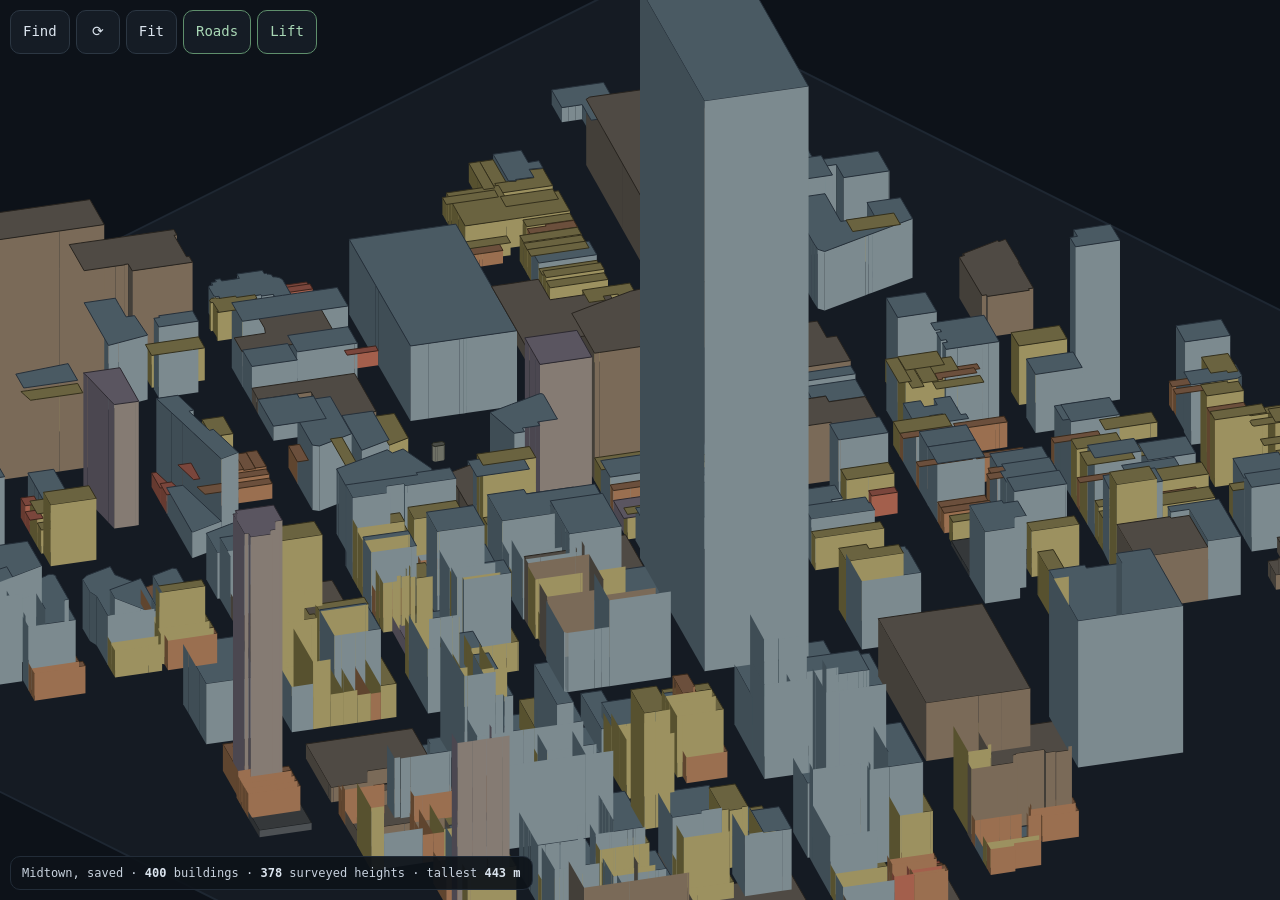
<file: prototype/iso.html>
<!doctype html>
<html lang="en">
<head>
<meta charset="utf-8">
<meta name="viewport" content="width=device-width, initial-scale=1, maximum-scale=1, user-scalable=no">
<title>Plugsim · isometric prototype</title>
<style>
  :root { color-scheme: dark; --pad: 10px; }
  * { box-sizing: border-box; -webkit-tap-highlight-color: transparent; }
  html, body { margin: 0; height: 100%; overflow: hidden; background: #0b0e13;
    font: 14px/1.4 ui-monospace, Menlo, Consolas, monospace; color: #c8d2de;
    -webkit-text-size-adjust: 100%; }
  #view { display: block; width: 100vw; height: 100vh; touch-action: none; cursor: grab; }
  #view.drag { cursor: grabbing; }

  /* Everything floats over the map and hugs the safe area, because on a phone
     the top of the screen is a notch and the bottom is a home indicator. */
  .bar { position: fixed; z-index: 5; display: flex; gap: 6px;
    left: max(var(--pad), env(safe-area-inset-left));
    right: max(var(--pad), env(safe-area-inset-right));
    top: calc(var(--pad) + env(safe-area-inset-top)); }
  .bar > * { flex: 0 0 auto; }

  button, input { font: inherit; color: #dbe4ee; background: #151c25;
    border: 1px solid #2c3743; border-radius: 10px; }
  /* 44px, which is the smallest thing a thumb reliably hits. */
  button { min-height: 44px; min-width: 44px; padding: 0 12px; }
  button:active { background: #232d3a; }
  button.on { border-color: #5f8f6c; color: #a9d8b6; }
  #q { flex: 1 1 auto; min-width: 0; height: 44px; padding: 0 12px; }

  /* The search collapses to a single button until it is wanted. A phone has
     room for the map or for a text field, not both. */
  .bar.closed #q, .bar.closed #go { display: none; }
  .bar:not(.closed) #find, .bar:not(.closed) #turn,
  .bar:not(.closed) #roads, .bar:not(.closed) #lift, .bar:not(.closed) #fit { display: none; }

  .note { position: fixed; z-index: 5; pointer-events: none;
    left: max(var(--pad), env(safe-area-inset-left));
    right: max(var(--pad), env(safe-area-inset-right));
    bottom: calc(var(--pad) + env(safe-area-inset-bottom)); }
  .note b { color: #dbe4ee; font-weight: 600; }
  .pill { background: rgba(14,19,26,.92); border: 1px solid #222c38; border-radius: 10px;
    padding: 8px 11px; display: inline-block; font-size: 12px; line-height: 1.35;
    max-width: 100%; }

  @media (max-width: 520px) {
    .bar { flex-wrap: nowrap; }
    button { padding: 0 10px; }
  }
</style>
</head>
<body>
<canvas id="view"></canvas>

<div class="bar closed" id="bar">
  <button id="find" title="Search somewhere">Find</button>
  <button id="turn" title="Turn the camera">⟳</button>
  <button id="fit" title="See the whole survey">Fit</button>
  <button id="roads" class="on" title="Roads">Roads</button>
  <button id="lift" class="on" title="Exaggerate short buildings">Lift</button>
  <input id="q" placeholder="a city, a street, anywhere" value="Empire State Building, New York">
  <button id="go">Go</button>
</div>

<div class="note"><span class="pill" id="status">Drag to pan · pinch to zoom · tap a building</span></div>

<script type="module">
import { geocode, fetchBuildings } from '../src/game/geo.js';
import { classify, polygonAreaM2, heightMetresOf } from '../src/game/lots.js';
import {
  sceneFaces, fitCamera, frameOn, toScreen, toWorld, heightMetres, groundQuad,
} from '../src/ui/isoart.js';

const cv = document.getElementById('view');
const ctx = cv.getContext('2d', { alpha: false });
const statusEl = document.getElementById('status');
const say = (m) => { statusEl.innerHTML = m; };

let lots = [], roads = [], origin = null;
let cam = { scale: 1, ox: 0, oy: 0, turn: 0, lift: true };
let faces = [], picked = null;
let showRoads = true;

// --- the canvas -------------------------------------------------------------
//
// Canvas rather than SVG because a survey is a couple of thousand buildings and
// three faces each, and eight thousand DOM nodes is not something a phone will
// carry. Rather than WebGL because there is no build step here and a map does
// not need sixty frames a second — it needs to be right when it stops moving.

function resize() {
  const dpr = Math.min(window.devicePixelRatio || 1, 2);
  cv.width = Math.round(innerWidth * dpr);
  cv.height = Math.round(innerHeight * dpr);
  cv.style.width = innerWidth + 'px';
  cv.style.height = innerHeight + 'px';
  ctx.setTransform(1, 0, 0, 1, 0, 0);
  // Rebuild, not just repaint: the cull box IS the viewport, so a rotation
  // from portrait to landscape changes what is in it.
  render();
}

/**
 * Cull, then sort, then fill.
 *
 * Culling first is the whole budget: at a normal zoom most of a surveyed
 * district is off screen, and a face that is off screen costs nothing to skip
 * and a real amount to sort and fill.
 */
function build() {
  if (!lots.length) { faces = []; return; }
  const pad = 200;
  const all = sceneFaces(lots, origin, cam, (l) => ({
    owned: l === picked,
  }));
  faces = all.filter((f) => {
    let minX = Infinity, maxX = -Infinity, minY = Infinity, maxY = -Infinity;
    for (const p of f.points) {
      if (p.sx < minX) minX = p.sx; if (p.sx > maxX) maxX = p.sx;
      if (p.sy < minY) minY = p.sy; if (p.sy > maxY) maxY = p.sy;
    }
    // CSS pixels, not device pixels. The faces are projected in CSS pixels
    // because the camera offsets come from pointer coordinates, and culling
    // them against cv.width on a retina screen makes the box twice too wide —
    // which costs fill time for faces nobody can see.
    return maxX > -pad && minX < innerWidth + pad && maxY > -pad && minY < innerHeight + pad;
  });
}

function drawGround() {
  const q = groundQuad(lots, origin, cam);
  if (!q) return;
  ctx.beginPath();
  ctx.moveTo(q[0].sx, q[0].sy);
  for (let i = 1; i < 4; i++) ctx.lineTo(q[i].sx, q[i].sy);
  ctx.closePath();
  ctx.fillStyle = '#151b23';
  ctx.fill();
  ctx.strokeStyle = '#1e2732';
  ctx.lineWidth = 2;
  ctx.stroke();
}

function drawRoads() {
  if (!showRoads || !roads.length) return;
  ctx.lineCap = 'round';
  ctx.lineJoin = 'round';
  for (const r of roads) {
    const w = Math.max(1.5, r.width * cam.scale);
    ctx.beginPath();
    for (let i = 0; i < r.pts.length; i++) {
      const s = toScreen(r.pts[i].x, r.pts[i].y, 0, cam);
      if (i) ctx.lineTo(s.sx, s.sy); else ctx.moveTo(s.sx, s.sy);
    }
    ctx.strokeStyle = '#1b222b';
    ctx.lineWidth = w + 3;
    ctx.stroke();
    ctx.strokeStyle = r.fill;
    ctx.lineWidth = w;
    ctx.stroke();
  }
}

function draw() {
  const dpr = Math.min(window.devicePixelRatio || 1, 2);
  ctx.setTransform(dpr, 0, 0, dpr, 0, 0);
  ctx.fillStyle = '#0d1219';
  ctx.fillRect(0, 0, innerWidth, innerHeight);
  if (lots.length) drawGround();
  drawRoads();
  for (const f of faces) {
    ctx.beginPath();
    ctx.moveTo(f.points[0].sx, f.points[0].sy);
    for (let i = 1; i < f.points.length; i++) ctx.lineTo(f.points[i].sx, f.points[i].sy);
    ctx.closePath();
    ctx.fillStyle = f.fill;
    ctx.fill();
    if (f.stroke && cam.scale > 0.6) {
      ctx.strokeStyle = f.stroke;
      ctx.lineWidth = 1;
      ctx.stroke();
    }
  }
}

const render = () => { build(); draw(); };

// --- pan, zoom, turn --------------------------------------------------------

let drag = null, pinch = null;
cv.addEventListener('pointerdown', (e) => {
  cv.setPointerCapture(e.pointerId);
  drag = { id: e.pointerId, x: e.clientX, y: e.clientY, ox: cam.ox, oy: cam.oy, moved: 0 };
  cv.classList.add('drag');
});
cv.addEventListener('pointermove', (e) => {
  if (!drag || e.pointerId !== drag.id) return;
  const dx = e.clientX - drag.x, dy = e.clientY - drag.y;
  drag.moved = Math.max(drag.moved, Math.abs(dx) + Math.abs(dy));
  cam.ox = drag.ox + dx;
  cam.oy = drag.oy + dy;
  render();
});
cv.addEventListener('pointerup', (e) => {
  cv.classList.remove('drag');
  if (drag && drag.moved < 5) pick(e.clientX, e.clientY);
  drag = null;
});
cv.addEventListener('pointercancel', () => { drag = null; cv.classList.remove('drag'); });

function zoomAt(cx, cy, factor) {
  const k = Math.max(0.05, Math.min(30, cam.scale * factor)) / cam.scale;
  cam.ox = cx - (cx - cam.ox) * k;
  cam.oy = cy - (cy - cam.oy) * k;
  cam.scale *= k;
  render();
}
cv.addEventListener('wheel', (e) => {
  e.preventDefault();
  zoomAt(e.clientX, e.clientY, Math.exp(-e.deltaY * 0.0016));
}, { passive: false });

// Pinch, because this is meant to be looked at on a phone.
const touches = new Map();
cv.addEventListener('touchstart', (e) => {
  for (const t of e.changedTouches) touches.set(t.identifier, t);
  if (touches.size === 2) {
    const [a, b] = [...touches.values()];
    pinch = { d: Math.hypot(a.clientX - b.clientX, a.clientY - b.clientY) };
    drag = null;
  }
}, { passive: true });
cv.addEventListener('touchmove', (e) => {
  for (const t of e.changedTouches) if (touches.has(t.identifier)) touches.set(t.identifier, t);
  if (pinch && touches.size === 2) {
    e.preventDefault();
    const [a, b] = [...touches.values()];
    const d = Math.hypot(a.clientX - b.clientX, a.clientY - b.clientY);
    zoomAt((a.clientX + b.clientX) / 2, (a.clientY + b.clientY) / 2, d / pinch.d);
    pinch.d = d;
  }
}, { passive: false });
const endTouch = (e) => {
  for (const t of e.changedTouches) touches.delete(t.identifier);
  if (touches.size < 2) pinch = null;
};
cv.addEventListener('touchend', endTouch, { passive: true });
cv.addEventListener('touchcancel', endTouch, { passive: true });

/**
 * What did they tap?
 *
 * Tested against the ROOF polygons only, nearest first. A wall belongs to the
 * building whose roof is above it, and the roof is what a finger is aimed at.
 */
function pick(cx, cy) {
  for (let i = faces.length - 1; i >= 0; i--) {
    const f = faces[i];
    if (f.kind !== 'roof' || !inside(cx, cy, f.points)) continue;
    picked = f.lot || null;
    render();
    const h = picked ? heightMetres(picked) : 0;
    say(picked
      ? `<b>${picked.tags.name || picked.kind}</b> · ${Math.round(picked.areaM2)} m²`
        + ` · ${h.toFixed(h < 20 ? 1 : 0)} m`
        + (picked.tags.height ? ' <i>surveyed</i>' : ' <i>from levels</i>')
      : 'Nothing there.');
    return;
  }
  picked = null; render(); say('Nothing there.');
}
function inside(x, y, pts) {
  let hit = false;
  for (let i = 0, j = pts.length - 1; i < pts.length; j = i++) {
    const a = pts[i], b = pts[j];
    if ((a.sy > y) !== (b.sy > y)
      && x < ((b.sx - a.sx) * (y - a.sy)) / (b.sy - a.sy) + a.sx) hit = !hit;
  }
  return hit;
}

// --- the survey -------------------------------------------------------------

const ROAD_STYLE = {
  motorway: { width: 22, fill: '#3a3f47' }, trunk: { width: 19, fill: '#373c44' },
  primary: { width: 17, fill: '#343942' }, secondary: { width: 14, fill: '#31363e' },
  tertiary: { width: 12, fill: '#2e333b' }, residential: { width: 9, fill: '#2b3038' },
  unclassified: { width: 9, fill: '#2b3038' }, service: { width: 5, fill: '#262b32' },
  living_street: { width: 8, fill: '#2b3038' }, pedestrian: { width: 6, fill: '#282d34' },
  footway: { width: 2.5, fill: '#242930' },
};

/** Turn raw Overpass ways into the shape the renderer wants. */
function adopt(ways) {
  lots = [];
  for (const w of ways) {
    const g = w.geometry;
    if (!g || g.length < 3) continue;
    const polygon = g.map((p) => ({ lat: p.lat, lng: p.lon }));
    const areaM2 = polygonAreaM2(polygon);
    if (areaM2 < 12) continue;
    const tags = w.tags || {};
    lots.push({
      id: 'W' + w.id, polygon, tags, areaM2,
      kind: tags.amenity === 'parking' ? 'parking' : classify(tags, areaM2),
      levels: parseInt(tags['building:levels'], 10) || null,
      heightM: heightMetresOf(tags),
    });
  }
}

/**
 * How much ground to show on first sight.
 *
 * A phone gets a street; a desktop gets a few blocks. Fitting the whole survey
 * — which is what this used to do — is decided by the width of an isometric
 * diamond against the width of a portrait screen, and leaves a postage stamp
 * of city in the middle of a black page.
 */
const firstLook = () => (Math.min(innerWidth, innerHeight) < 520 ? 430 : 700);

function frame(label) {
  cam = {
    ...frameOn(origin, origin, {
      width: innerWidth, height: innerHeight, metresAcross: firstLook(),
      groundAt: 0.62,
    }),
    lift: cam.lift,
  };
  render();
  const withHeight = lots.filter((l) => l.heightM).length;
  const tallest = lots.reduce((m, l) => Math.max(m, heightMetres(l)), 0);
  say(`${label}<b>${lots.length}</b> buildings · <b>${withHeight}</b> surveyed heights `
    + `· tallest <b>${Math.round(tallest)} m</b>`);
}

/**
 * A saved survey, so this can be looked at without going back to Overpass.
 *
 * Overpass grants two query slots an IP and refuses outright when they are
 * busy, which is a poor way to find out whether your renderer works.
 */
async function sample() {
  say('Loading the saved survey…');
  const res = await fetch('./sample/midtown.json');
  const json = await res.json();
  const g = json.elements[0].geometry[0];
  origin = { lat: g.lat, lng: g.lon };
  adopt(json.elements);
  roads = [];
  frame('Midtown, saved · ');
}

async function survey(where) {
  say('Finding ' + where + '…');
  const place = await geocode(where);
  if (!place) return say('Nowhere by that name.');
  origin = { lat: place.lat, lng: place.lng };

  // Roughly 900m across, which is a neighbourhood you can read.
  const d = 0.0056, dx = d / Math.cos((origin.lat * Math.PI) / 180);
  const box = [origin.lat - d, origin.lng - dx, origin.lat + d, origin.lng + dx];

  say('Surveying ' + (place.label || where) + '…');
  const ways = await fetchBuildings(box[0], box[1], box[2], box[3], 2200,
    (n) => say(`Overpass busy — retry ${n}…`));

  adopt(ways);
  await surveyRoads(box);
  frame(`${place.label || where} · `);
}

async function surveyRoads(box) {
  const q = `[out:json][timeout:40];(way["highway"](${box.join(',')}););out geom 1600;`;
  try {
    const res = await fetch('https://overpass-api.de/api/interpreter', {
      method: 'POST', body: 'data=' + encodeURIComponent(q),
      headers: { 'Content-Type': 'application/x-www-form-urlencoded' },
    });
    const json = await res.json();
    roads = (json.elements || [])
      .filter((w) => w.geometry && w.geometry.length > 1)
      .map((w) => {
        const st = ROAD_STYLE[(w.tags || {}).highway] || null;
        if (!st) return null;
        return {
          width: st.width, fill: st.fill,
          pts: w.geometry.map((p) => toWorld({ lat: p.lat, lng: p.lon }, origin)),
        };
      })
      .filter(Boolean)
      // Big roads underneath, small ones on top, so a service road does not
      // paint a stripe across an avenue.
      .sort((a, b) => b.width - a.width);
  } catch { roads = []; }
}

// --- controls ---------------------------------------------------------------

const bar = document.getElementById('bar');
document.getElementById('find').onclick = () => {
  bar.classList.remove('closed');
  const q = document.getElementById('q');
  q.focus(); q.select();
};
const closeBar = () => bar.classList.add('closed');
document.getElementById('go').onclick = () => {
  closeBar();
  survey(document.getElementById('q').value);
};
document.getElementById('fit').onclick = () => {
  cam = { ...fitCamera(lots, origin, { width: innerWidth, height: innerHeight }), lift: cam.lift };
  render();
};
document.getElementById('q').onkeydown = (e) => {
  if (e.key === 'Enter') { e.target.blur(); closeBar(); survey(e.target.value); }
  if (e.key === 'Escape') { e.target.blur(); closeBar(); }
};
document.getElementById('turn').onclick = () => { cam.turn = (cam.turn + 1) & 3; render(); };
document.getElementById('roads').onclick = (e) => {
  showRoads = !showRoads;
  e.target.classList.toggle('on', showRoads);
  draw();
};
document.getElementById('lift').onclick = (e) => {
  cam.lift = !cam.lift;
  e.target.classList.toggle('on', cam.lift);
  render();
};
addEventListener('resize', resize);
addEventListener('orientationchange', () => setTimeout(resize, 120));
resize();
// Something on screen immediately. Overpass refuses when its two slots per IP
// are busy, and a black page is a poor first impression to hand somebody.
sample();

// Exposed so a check can drive this page the way it drives the game.
window.__iso = {
  get lots() { return lots; }, get cam() { return cam; },
  get faces() { return faces; }, get origin() { return origin; },
  get roads() { return roads; }, survey, sample, render, build,
  zoomAt, pick, turn: () => { cam.turn = (cam.turn + 1) & 3; render(); },
};
</script>
</body>
</html>
</file>
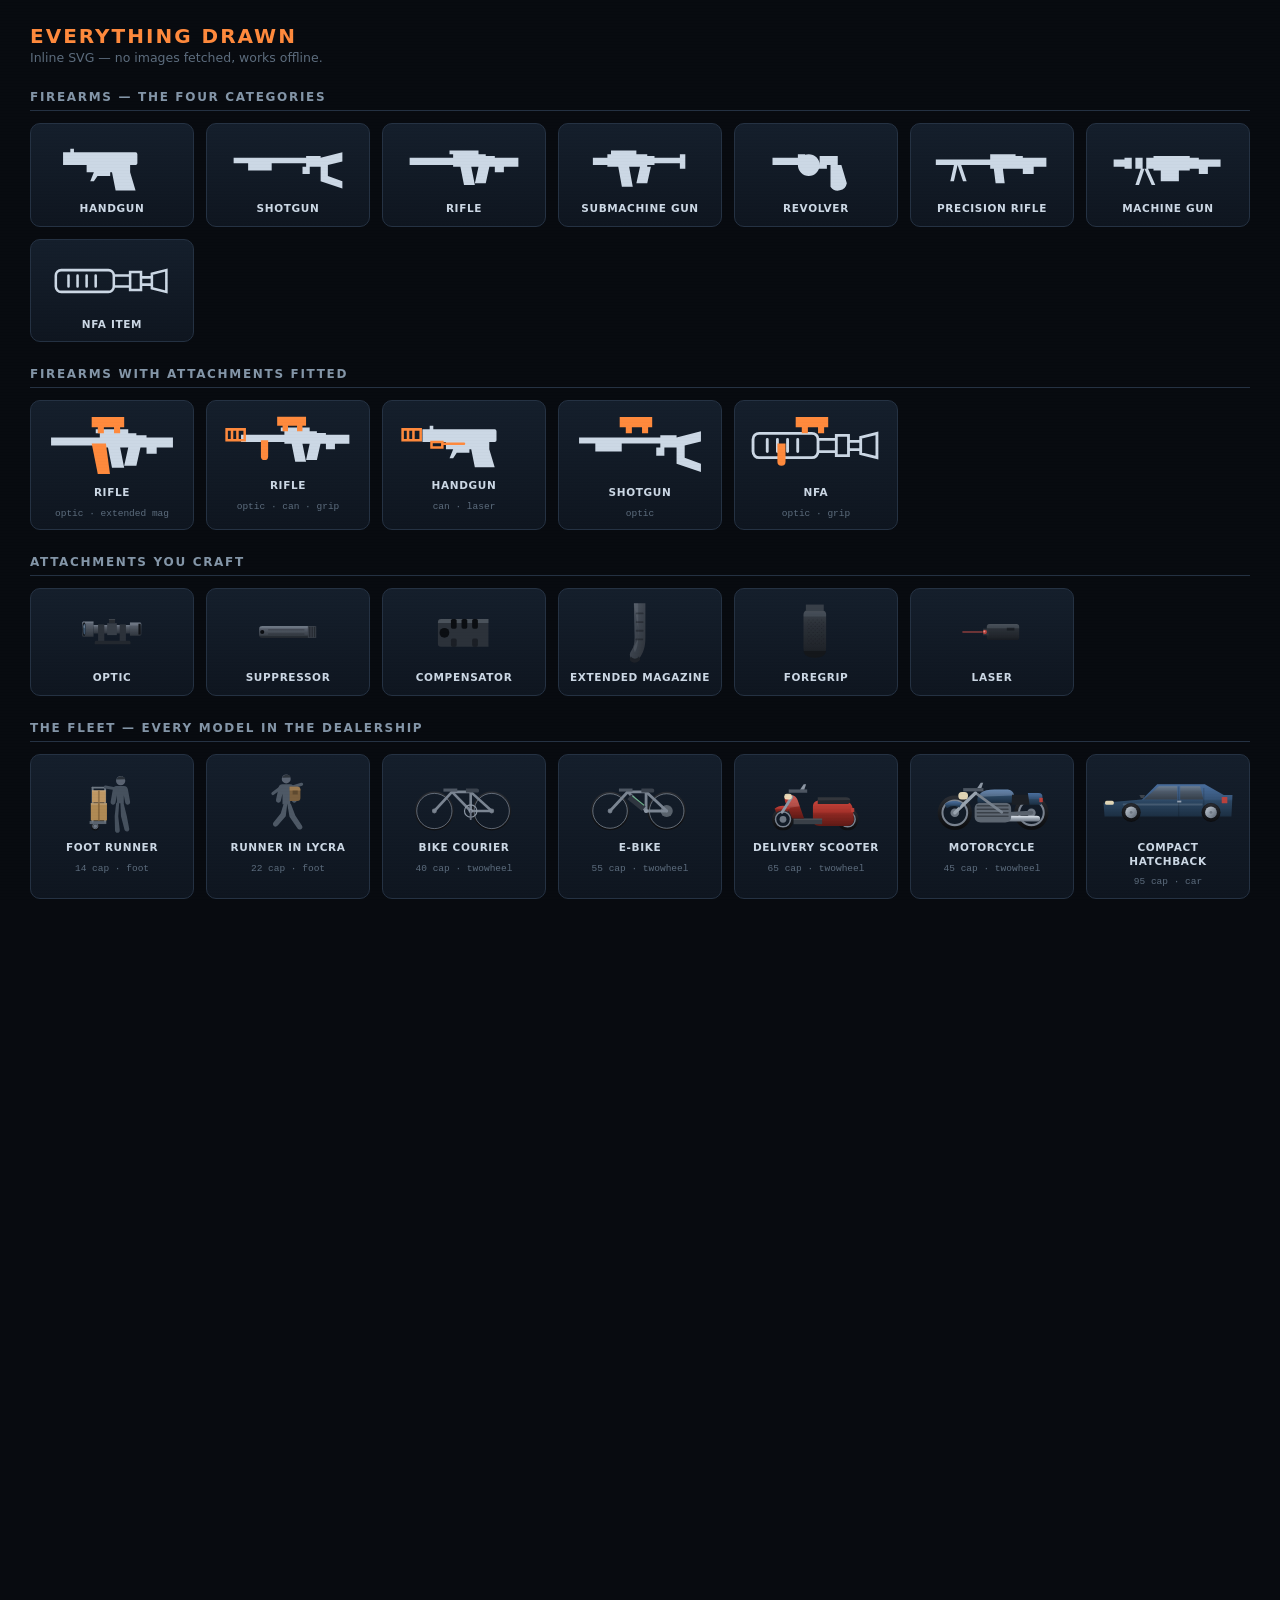
<file: tools/artsheet.html>
<!doctype html>
<meta charset="utf-8">
<title>Plugsim — everything drawn</title>
<link rel="stylesheet" href="../src/styles.css">
<style>
  body { background: var(--ground); color: var(--text); font-family: var(--font-body);
         margin: 0; padding: 26px 30px 40px; }
  h1 { font: 600 20px/1 var(--font-display); letter-spacing: .1em; text-transform: uppercase;
       color: var(--sodium); margin: 0 0 4px; }
  p.sub { color: var(--text-faint); margin: 0 0 26px; font-size: 12.5px; }
  h2 { font: 600 12px/1 var(--font-display); letter-spacing: .14em; text-transform: uppercase;
       color: var(--text-dim); margin: 26px 0 12px; padding-bottom: 7px;
       border-bottom: 1px solid var(--line); }
  .grid { display: grid; grid-template-columns: repeat(auto-fill, minmax(158px, 1fr)); gap: 12px; }
  .cell { background: linear-gradient(180deg, var(--panel-2), var(--panel));
          border: 1px solid var(--line); border-radius: 10px; padding: 12px 10px 10px;
          display: flex; flex-direction: column; align-items: center; gap: 8px; }
  .cell svg { display: block; }
  .nm { font: 600 10.5px/1.3 var(--font-display); letter-spacing: .06em;
        text-transform: uppercase; color: var(--text); text-align: center; }
  .sub2 { font: 500 9.5px/1.2 var(--font-mono); color: var(--text-faint); text-align: center; }
</style>
<h1>Everything drawn</h1>
<p class="sub">Inline SVG — no images fetched, works offline.</p>
<div id="out"></div>
<script type="module">
  import * as A from '../src/ui/art.js';
  import { COURIERS, COURIER_IDS, PRODUCTS, PRODUCT_IDS } from '../src/game/constants.js';

  const out = document.getElementById('out');
  const section = (title, cells) => {
    out.insertAdjacentHTML('beforeend',
      `<h2>${title}</h2><div class="grid">${cells.join('')}</div>`);
  };
  const cell = (art, name, sub) =>
    `<div class="cell">${art}<div class="nm">${name}</div>${sub ? `<div class="sub2">${sub}</div>` : ''}</div>`;

  section('Firearms — the four categories', A.GUN_IDS.map((id) =>
    cell(A.gunArt(id, { size: 116, color: 'var(--text)' }), A.GUN_ART[id].label)));

  section('Firearms with attachments fitted', [
    cell(A.gunWithAttachments('rifle', ['optic', 'extmag'], { size: 130, color: 'var(--text)', accent: 'var(--sodium)' }), 'Rifle', 'optic · extended mag'),
    cell(A.gunWithAttachments('rifle', ['optic', 'suppressor', 'foregrip'], { size: 130, color: 'var(--text)', accent: 'var(--sodium)' }), 'Rifle', 'optic · can · grip'),
    cell(A.gunWithAttachments('handgun', ['suppressor', 'laser'], { size: 130, color: 'var(--text)', accent: 'var(--sodium)' }), 'Handgun', 'can · laser'),
    cell(A.gunWithAttachments('shotgun', ['optic'], { size: 130, color: 'var(--text)', accent: 'var(--sodium)' }), 'Shotgun', 'optic'),
    cell(A.gunWithAttachments('nfa', ['optic', 'foregrip'], { size: 130, color: 'var(--text)', accent: 'var(--sodium)' }), 'NFA', 'optic · grip'),
  ]);

  section('Attachments you craft', A.ATTACHMENT_IDS.map((id) =>
    cell(A.attachmentArt(id, { size: 62, color: 'var(--sodium)' }), A.ATTACHMENT_ART[id].label)));

  section('The fleet — every model in the dealership', COURIER_IDS.map((id) =>
    cell(A.vehicleArt(id, { size: 132, color: 'var(--text)' }),
      COURIERS[id].name, COURIERS[id].capacity + ' cap · ' + COURIERS[id].class)));

  section('Goods', PRODUCT_IDS.map((id) =>
    cell(A.productArt(id, { size: 58, color: PRODUCTS[id].color }), PRODUCTS[id].name)));
</script>
</file>
<file: src/styles.css>
/* =========================================================================
   Plugsim — night dispatch console.
   Sodium-orange accent on a cold blue-black ground; condensed signage type
   for labels, mono for every number the player has to compare.
   ========================================================================= */

:root {
  --ground:      #080b10;
  --panel:       #0f1620;
  --panel-2:     #151f2c;
  --panel-3:     #1c2836;
  --line:        #253243;
  --line-soft:   #1a2431;

  --text:        #ccd8e5;
  --text-dim:    #8496a8;
  --text-faint:  #5d6d7e;

  --sodium:      #ff8a3d;
  --sodium-dim:  #b35d24;
  --money:       #e7c56a;
  --good:        #4fb477;
  --bad:         #e5544b;
  --warn:        #d9a441;

  --weed:        #6fbf5b;
  --shroom:      #b48cd8;

  --shadow: 0 10px 32px rgba(0, 0, 0, .55);
  --radius: 4px;

  --font-display: 'Barlow Condensed', 'Oswald', system-ui, sans-serif;
  --font-body: 'IBM Plex Sans', system-ui, -apple-system, sans-serif;
  --font-mono: 'IBM Plex Mono', ui-monospace, 'SF Mono', Menlo, monospace;

  /* NYC accent — used sparingly outside the start screen (thin HUD/ticker
     trims, one text-shadow on the city name); the start screen itself
     (start--retro) re-declares these locally and goes much further. */
  --nyc-yellow: #f3c623;
  --nyc-red:    #b3312c;

  color-scheme: dark;
}

* { box-sizing: border-box; }

html, body {
  margin: 0;
  height: 100%;
  overflow: hidden;
  background: var(--ground);
  color: var(--text);
  font-family: var(--font-body);
  font-size: 14px;
  -webkit-font-smoothing: antialiased;
}

/* A faint, permanent scanline over the whole app — the "old broadcast" texture
   carries past the start screen so the retro read holds during play, at an
   opacity low enough not to fight the numbers players are reading. */
body::after {
  content: '';
  position: fixed; inset: 0; z-index: 2000; pointer-events: none;
  background: repeating-linear-gradient(0deg, rgba(0, 0, 0, .3) 0 1px, transparent 1px 3px);
  opacity: .045;
}
@media (prefers-reduced-motion: reduce) { body::after { opacity: .03; } }

button, input, select { font-family: inherit; color: inherit; }

/* Uppercase signage label used all over the console. */
.cash__label,
.rail__tabs button,
.sect__title,
.stat__label,
.chip__label {
  font-family: var(--font-display);
  text-transform: uppercase;
  letter-spacing: .10em;
  font-weight: 600;
  font-size: 11px;
  color: var(--text-faint);
}

/* ── Map ───────────────────────────────────────────────────────────────── */

#map { position: absolute; inset: 0; background: #d8d4cd; z-index: 0; }
.leaflet-container { background: #d8d4cd; font-family: var(--font-body); }

/* The basemap keeps OSM's own colours — green parks, blue water, warm roads.
   It used to be inverted into a near-black sheet, which killed every colour on
   it and made highlighted buildings glare. A light map under dark chrome reads
   far better, especially on a phone. */
/* The map has to sit *inside* a dark console, not shine out of it.
   Inverting the raster and spinning the hue back is what turns a light OSM
   tile into a night map while keeping parks green and water blue — brightness
   alone just gives flat grey. The exposure is driven from the clock at
   runtime; this is the daytime value and the starting point before the first
   tick. */
/* The basemap is a designed dark style now (Esri World Dark Gray Canvas), so
   it needs exposure, not inversion. Only the OSM fallback — used if that
   provider ever stops answering — still gets inverted, because it is a
   daylight raster. */
/* `none`, not an identity filter. `brightness(1) contrast(1) saturate(1)`
   changes nothing visually but still promotes this pane to its own
   compositing layer, and Safari then never paints into it: the map goes
   blank while the tiles sit in the DOM, decoded, positioned and at full
   opacity. Cost an hour to find. Only ever set a filter here that actually
   does something — see syncDaylight in main.js, which skips it at noon. */
.leaflet-tile-pane {
  filter: none;
  transition: filter 1.4s linear;
}
body.basemap-needs-invert .leaflet-tile-pane {
  filter: invert(1) hue-rotate(180deg) brightness(1.02) contrast(.78) saturate(.78);
}

/* Overnight, the streetlights are the only thing on. */
body.is-night .bmark__chip { box-shadow: 0 0 14px rgba(255, 138, 61, .35); }
body.is-night .cmark { filter: drop-shadow(0 0 6px rgba(255, 200, 120, .45)); }
.leaflet-tile {
  image-rendering: -webkit-optimize-contrast;
}

.leaflet-control-attribution {
  background: rgba(8, 11, 16, .78) !important;
  color: var(--text-faint) !important;
  font-size: 10px !important;
}
.leaflet-control-attribution a { color: var(--text-dim) !important; }
.leaflet-bar a {
  background: var(--panel-2) !important;
  color: var(--text) !important;
  border-color: var(--line) !important;
}
.leaflet-bar a:hover { background: var(--panel-3) !important; }

/* The zoom control sits bottom-right, where the event ticker and the inspector
   both overlay the map — the minus button was completely unclickable. Lift it
   clear of the ticker, and shift it aside when the inspector is open. */
.leaflet-control-zoom {
  margin-bottom: 60px !important;
  margin-right: 12px !important;
  transition: margin-right .2s ease;
}
body.has-inspector .leaflet-control-zoom { margin-right: 344px !important; }
.leaflet-control-zoom a {
  width: 34px !important;
  height: 34px !important;
  line-height: 32px !important;
  font-size: 19px !important;
}
.leaflet-control-attribution { margin-bottom: 44px !important; }

.district-label { cursor: pointer; }
.district-label span {
  font-family: var(--font-display);
  font-size: 11px;
  letter-spacing: .06em;
  text-transform: uppercase;
  color: #26323f;
  text-shadow:
     0 1px 0 rgba(255, 255, 255, .95), 0 -1px 0 rgba(255, 255, 255, .95),
     1px 0 0 rgba(255, 255, 255, .95), -1px 0 0 rgba(255, 255, 255, .95),
     0 0 7px rgba(255, 255, 255, .9);
  white-space: nowrap;
  transition: color .12s ease;
}
.district-label:hover span { color: #b8500f; }
.district-label.is-selected span {
  color: #a8410a;
  text-shadow:
     0 1px 0 rgba(255, 255, 255, .95), 0 -1px 0 rgba(255, 255, 255, .95),
     1px 0 0 rgba(255, 255, 255, .95), -1px 0 0 rgba(255, 255, 255, .95),
     0 0 9px rgba(255, 236, 220, .95);
}

/* Property markers */
.bmark { position: relative; width: 34px; height: 34px; cursor: pointer; }
.bmark__chip {
  position: absolute; inset: 3px;
  display: grid; place-items: center;
  background: var(--panel-2);
  border: 1.5px solid var(--line);
  border-radius: 50%;
  box-shadow: 0 3px 10px rgba(0, 0, 0, .6);
  transition: transform .12s ease, border-color .12s ease;
}
.bmark__chip svg { width: 17px; height: 17px; fill: var(--text-dim); }
.bmark:hover .bmark__chip { transform: scale(1.12); }
.bmark--grow_house .bmark__chip, .bmark--closet_grow .bmark__chip { border-color: #37613a; }
.bmark--grow_house svg, .bmark--closet_grow svg { fill: var(--weed); }
.bmark--press_room .bmark__chip { border-color: #6b4f30; }
.bmark--press_room svg { fill: #c98f4a; }
.bmark--pill_press .bmark__chip { border-color: #2f5a68; }
.bmark--pill_press svg { fill: #63b9d4; }
.bmark--machine_shop .bmark__chip { border-color: #55606d; }
.bmark--machine_shop svg { fill: #9aa7b5; }
.bmark--fungi_room .bmark__chip { border-color: #4d3b63; }
.bmark--fungi_room svg { fill: var(--shroom); }
.bmark--lab .bmark__chip { border-color: #2f5a68; }
.bmark--lab svg { fill: #63b9d4; }
.bmark--stash .bmark__chip, .bmark--lockup .bmark__chip { border-color: #4a4a52; }
.bmark--stash svg, .bmark--lockup svg { fill: #9aa7b5; }
.bmark--phoneshop .bmark__chip, .bmark--checkcashing .bmark__chip,
.bmark--bodega .bmark__chip, .bmark--laundromat .bmark__chip,
.bmark--autoshop .bmark__chip, .bmark--cafe .bmark__chip,
.bmark--barbershop .bmark__chip, .bmark--carwash .bmark__chip,
.bmark--gym .bmark__chip, .bmark--nightclub .bmark__chip { border-color: #6b5a2c; }
.bmark--phoneshop svg, .bmark--checkcashing svg,
.bmark--bodega svg, .bmark--laundromat svg, .bmark--autoshop svg,
.bmark--cafe svg, .bmark--barbershop svg, .bmark--carwash svg,
.bmark--gym svg, .bmark--nightclub svg { fill: var(--money); }

/* Streaming survey indicator */
.loading {
  position: absolute; top: 68px; left: 50%; transform: translateX(-50%);
  z-index: 720;
  padding: 6px 14px;
  background: rgba(15, 22, 32, .95);
  border: 1px solid var(--sodium-dim);
  border-radius: 999px;
  font-family: var(--font-mono); font-size: 11.5px; color: var(--sodium);
  box-shadow: var(--shadow);
  pointer-events: none;
}
.loading[hidden] { display: none; }

.bmark.is-selected .bmark__chip {
  border-color: var(--sodium);
  box-shadow: 0 0 0 3px rgba(255, 138, 61, .22), 0 3px 10px rgba(0, 0, 0, .6);
}
.bmark.is-off .bmark__chip { opacity: .4; filter: grayscale(1); }
.bmark.is-ghost .bmark__chip { opacity: .7; border-style: dashed; }
.bmark.is-stalled::after {
  content: '';
  position: absolute; top: -1px; right: -1px;
  width: 9px; height: 9px; border-radius: 50%;
  background: var(--warn);
  border: 1.5px solid var(--panel);
  animation: pulse 1.8s ease-in-out infinite;
}
.bmark__lvl {
  position: absolute; bottom: -3px; left: -3px;
  min-width: 15px; height: 15px; padding: 0 3px;
  display: grid; place-items: center;
  background: var(--sodium); color: #17100a;
  font-family: var(--font-mono); font-size: 9px; font-weight: 600;
  border-radius: 3px; border: 1.5px solid var(--panel);
}

@keyframes pulse { 0%, 100% { opacity: 1; } 50% { opacity: .35; } }

/* Couriers */
.cmark {
  width: 20px; height: 20px;
  display: grid; place-items: center;
  background: var(--panel-3);
  border: 1.5px solid #35455a;
  border-radius: 50%;
  color: var(--text-faint);
  font-size: 10px;
  cursor: pointer;
  transition: transform .1s ease;
}
.cmark:hover { transform: scale(1.2); }
.cmark.is-laden { border-color: var(--sodium); color: var(--sodium); box-shadow: 0 0 9px rgba(255, 138, 61, .4); }
.cmark.is-idle { opacity: .45; }

/* A courier carrying its real drawn vehicle rather than a glyph: no disc to
   sit in, and it points the way it is travelling. */
.cmark--art {
  width: 34px; height: 22px;
  background: none; border: 0; border-radius: 0;
  filter: drop-shadow(0 2px 3px rgba(0, 0, 0, .75));
}
.cmark--art svg { width: 34px; height: auto; display: block; }
.cmark--art.is-westbound svg { transform: scaleX(-1); }
.cmark--art.is-laden {
  box-shadow: none;
  filter: drop-shadow(0 2px 3px rgba(0, 0, 0, .75)) drop-shadow(0 0 7px rgba(255, 138, 61, .65));
}

/* Incident ping */
.ping {
  width: 16px; height: 16px; border-radius: 50%;
  border: 2px solid var(--bad);
  animation: ping 2.2s ease-out forwards;
}
@keyframes ping {
  from { transform: scale(.4); opacity: 1; }
  to   { transform: scale(4.5); opacity: 0; }
}

/* ── HUD ───────────────────────────────────────────────────────────────── */

.hud {
  position: absolute; top: 0; left: 0; right: 0; z-index: 700;
  display: flex; align-items: stretch; gap: 1px;
  background: var(--line-soft);
  border-bottom: 1px solid var(--line);
  box-shadow: var(--shadow);
}
/* Checker-cab trim, the same motif as the start screen's panel accent, kept
   to a 3px hairline here so it reads as a theme signature, not a distraction. */
.hud::after {
  content: ''; position: absolute; left: 0; right: 0; bottom: -3px; height: 3px;
  background: repeating-linear-gradient(45deg, var(--ground) 0 7px, var(--nyc-yellow) 7px 14px);
  opacity: .55;
}
.hud__block {
  display: flex; align-items: center; gap: 14px;
  padding: 9px 16px;
  background: rgba(15, 22, 32, .94);
  backdrop-filter: blur(8px);
}
/* Same guard every other toggled block in this file already has (.loading,
   .rail, .rail__tabs, .ticker, .start). Without it `display: flex` beat the
   hidden attribute and #hudWarning — an empty red error chip — painted in
   every session the game has ever rendered. */
.hud__block[hidden] { display: none; }
.hud__brand { flex-direction: column; align-items: flex-start; gap: 1px; min-width: 168px; }
.hud__city {
  font-family: var(--font-display); font-weight: 700; font-size: 17px;
  letter-spacing: .02em; line-height: 1.1;
  white-space: nowrap; overflow: hidden; text-overflow: ellipsis; max-width: 200px;
  text-shadow: 1px 0 0 var(--nyc-red);
}
.hud__clock { font-family: var(--font-mono); font-size: 11px; color: var(--text-dim); }
.hud__clock .dot { margin: 0 5px; color: var(--text-faint); }
.hud__cash { flex: 0 0 auto; }
.hud__tools { margin-left: auto; gap: 10px; }

.cash { display: flex; flex-direction: column; gap: 1px; }
.cash__value {
  font-family: var(--font-mono); font-size: 15px; font-weight: 500;
  font-variant-numeric: tabular-nums;
}
.cash__value--clean { color: var(--money); }
.cash__value--dirty { color: var(--text-dim); }

.heatbar {
  width: 96px; height: 7px;
  background: var(--panel-3);
  border: 1px solid var(--line);
  overflow: hidden;
}
.heatbar i {
  display: block; height: 100%; width: 0%;
  background: linear-gradient(90deg, #3d6f8a, var(--warn) 55%, var(--bad));
  transition: width .4s ease;
}
.heatbar__num {
  font-family: var(--font-mono); font-size: 12px;
  font-variant-numeric: tabular-nums; color: var(--text-dim); min-width: 22px;
}

.hud__speed { gap: 3px; padding: 9px 12px; }
.spd {
  min-width: 38px; padding: 6px 8px;
  background: var(--panel-2); border: 1px solid var(--line);
  color: var(--text-dim);
  font-family: var(--font-mono); font-size: 11px; font-weight: 500;
  cursor: pointer; transition: all .12s ease;
}
.spd:hover { border-color: var(--sodium-dim); color: var(--text); }
.spd.is-on {
  background: var(--sodium); border-color: var(--sodium);
  color: #17100a; font-weight: 600;
}

.overlay-pick { display: flex; flex-direction: column; gap: 2px; }
.overlay-pick select {
  background: var(--panel-2); border: 1px solid var(--line);
  color: var(--text); padding: 4px 6px; font-size: 12px; cursor: pointer;
}

.ghostbtn {
  padding: 6px 12px;
  background: var(--panel-2); border: 1px solid var(--line);
  color: var(--text-dim);
  font-size: 12px; cursor: pointer; transition: all .12s ease;
  border-radius: var(--radius);
}
.ghostbtn:hover { border-color: var(--sodium-dim); color: var(--text); background: var(--panel-3); }
.ghostbtn:disabled { opacity: .38; cursor: not-allowed; }

.primarybtn {
  padding: 8px 16px;
  background: var(--sodium); border: 1px solid var(--sodium);
  color: #17100a; font-weight: 600; font-size: 13px;
  cursor: pointer; border-radius: var(--radius); transition: filter .12s ease;
}
.primarybtn:hover { filter: brightness(1.12); }
.primarybtn:disabled { opacity: .4; cursor: not-allowed; filter: none; }

/* ── Left rail ─────────────────────────────────────────────────────────── */

.rail[hidden] { display: none; }
.rail {
  position: absolute; top: 61px; left: 12px; z-index: 690;
  width: 292px;
  /* Tall enough for a full panel, short enough that a nearly empty one is
     nearly nothing. It used to be pinned top AND bottom, so a panel with four
     rows in it still put a 292px-wide dark column down the whole map. */
  max-height: calc(100% - 113px);
  display: flex; flex-direction: column;
  background: rgba(15, 22, 32, .95);
  backdrop-filter: blur(10px);
  border: 1px solid var(--line);
  border-radius: var(--radius);
  box-shadow: var(--shadow);
  overflow: hidden;
}
/* The panel menu. A row of nine tabs was 10.5px type in 292px and got worse
   with every panel added; naming where you are costs one line and scales. */
.rail__menubtn {
  display: flex; align-items: center; justify-content: space-between;
  width: 100%; padding: 11px 14px; flex: 0 0 auto;
  background: transparent; border: 0; border-bottom: 1px solid var(--line);
  cursor: pointer; color: var(--sodium);
  font-family: var(--font-display); text-transform: uppercase;
  letter-spacing: .10em; font-weight: 600; font-size: 11.5px;
}
.rail__menubtn:hover { background: rgba(255, 255, 255, .03); }
.rail__head {
  display: flex; align-items: stretch; flex: 0 0 auto;
  border-bottom: 1px solid var(--line);
}
.rail__head .rail__menubtn { border-bottom: 0; }
.rail__min {
  flex: 0 0 auto; width: 40px; padding: 0;
  background: transparent; border: 0; border-left: 1px solid var(--line);
  cursor: pointer; color: var(--text-faint);
  font-size: 17px; line-height: 1;
}
.rail__min:hover { background: rgba(255, 255, 255, .03); color: var(--text-dim); }

/* Rolled up: the title bar and nothing else, so the map is the map.
   The tab strip stays, because pressing the tab you are on is what rolled the
   panel up — hiding the tabs would leave no way to press it again, and a
   toggle you can only undo somewhere else is not a toggle. */
.rail.is-min .rail__body { display: none; }
.rail.is-min { max-height: none; }
.rail__chev { transition: transform .14s ease; color: var(--text-faint); }
.rail__menubtn[aria-expanded="true"] .rail__chev { transform: rotate(180deg); }

/* A class setting `display` outruns [hidden]'s display:none on specificity, so
   toggling the attribute changed nothing on screen — the menu reported itself
   closed and stayed open. Anything given a display here needs this alongside. */
.rail__tabs[hidden] { display: none; }
.rail__tabs {
  display: flex; flex-direction: column;
  border-bottom: 1px solid var(--line); flex: 0 0 auto;
  max-height: 52vh; overflow-y: auto;
}
.rail__tabs button {
  padding: 11px 14px; font-size: 11px; text-align: left;
  background: transparent; border: 0; border-left: 2px solid transparent;
  cursor: pointer; transition: all .12s ease;
}
.rail__tabs button:hover { color: var(--text-dim); background: rgba(255, 255, 255, .03); }
.rail__tabs button.is-on { color: var(--sodium); border-left-color: var(--sodium); }
.rail__body { flex: 1; overflow-y: auto; overflow-x: hidden; padding: 12px 12px 20px; }

/* ── Inspector ─────────────────────────────────────────────────────────── */

.inspector {
  position: absolute; top: 61px; right: 12px; bottom: 52px; z-index: 690;
  width: 320px;
  background: rgba(15, 22, 32, .95);
  backdrop-filter: blur(10px);
  border: 1px solid var(--line);
  border-radius: var(--radius);
  box-shadow: var(--shadow);
  overflow-y: auto;
  overflow-x: hidden;
  padding: 14px 14px 22px;
}
.inspector__close {
  position: absolute; top: 8px; right: 8px; z-index: 2;
  width: 26px; height: 26px;
  background: transparent; border: 0; color: var(--text-faint);
  cursor: pointer; font-size: 14px; border-radius: var(--radius);
}
.inspector__close:hover { background: var(--panel-3); color: var(--text); }

/* ── Shared panel furniture ────────────────────────────────────────────── */

.sect { margin-bottom: 16px; }
.sect:last-child { margin-bottom: 0; }
.sect__title {
  display: flex; align-items: center; justify-content: space-between;
  margin-bottom: 7px; padding-bottom: 5px;
  border-bottom: 1px solid var(--line-soft);
}

.ttl {
  font-family: var(--font-display); font-weight: 700;
  font-size: 20px; line-height: 1.15; letter-spacing: .01em;
  margin: 0 24px 2px 0; text-wrap: balance;
}
.subttl {
  font-size: 12px; color: var(--text-dim); margin: 0 0 12px;
}

/* Label / value rows */
.rows { display: flex; flex-direction: column; gap: 5px; }
.row {
  display: flex; align-items: baseline; justify-content: space-between; gap: 10px;
  font-size: 12.5px;
}
.row > span:first-child { color: var(--text-dim); }
.row > span:last-child {
  font-family: var(--font-mono); font-variant-numeric: tabular-nums;
  color: var(--text);
}
.row .good { color: var(--good); }
.row .bad { color: var(--bad); }
.row .warn { color: var(--warn); }
.row .money { color: var(--money); }

/* Meters */
.meter { height: 5px; background: var(--panel-3); overflow: hidden; margin-top: 3px; }
.meter i { display: block; height: 100%; background: var(--sodium); transition: width .3s ease; }
.meter--heat i { background: linear-gradient(90deg, #3d6f8a, var(--warn) 60%, var(--bad)); }
.meter--weed i { background: var(--weed); }
.meter--shroom i { background: var(--shroom); }
.meter--rep i { background: #8f8ce0; }

/* Cards used in the build palette and lists */
.card {
  width: 100%; text-align: left;
  display: block; padding: 10px 11px; margin-bottom: 7px;
  background: var(--panel-2); border: 1px solid var(--line-soft);
  border-radius: var(--radius); cursor: pointer;
  transition: border-color .12s ease, background .12s ease;
}
.card:hover { border-color: var(--sodium-dim); background: var(--panel-3); }
.card.is-on { border-color: var(--sodium); }
.card.is-locked { opacity: .5; cursor: not-allowed; }
.card.is-locked:hover { border-color: var(--line-soft); background: var(--panel-2); }
.card__head { display: flex; align-items: center; justify-content: space-between; gap: 8px; }
.card__name {
  font-family: var(--font-display); font-weight: 600; font-size: 15px;
  letter-spacing: .01em;
}
.card__cost {
  font-family: var(--font-mono); font-size: 12px; color: var(--money);
  font-variant-numeric: tabular-nums; white-space: nowrap;
}
.card__cost.is-short { color: var(--bad); }
.card__blurb { font-size: 11.5px; color: var(--text-faint); margin-top: 4px; line-height: 1.45; }
.card__meta {
  display: flex; flex-wrap: wrap; gap: 4px 10px; margin-top: 6px;
  font-family: var(--font-mono); font-size: 10.5px; color: var(--text-dim);
}

/* Price sparkline */
.spark { display: block; width: 100%; height: 34px; margin-top: 6px; }
.spark--empty {
  height: 34px; display: grid; place-items: center;
  font-family: var(--font-mono); font-size: 10.5px; color: var(--text-faint);
  border: 1px dashed var(--line-soft); border-radius: var(--radius);
}

/* Chips */
.chips { display: flex; flex-wrap: wrap; gap: 5px; }
.chip {
  display: inline-flex; align-items: center; gap: 5px;
  padding: 3px 8px;
  background: var(--panel-3); border: 1px solid var(--line);
  border-radius: 999px;
  font-family: var(--font-mono); font-size: 11px;
}
.chip--weed { color: var(--weed); border-color: #37613a; }
.chip--shroom { color: var(--shroom); border-color: #4d3b63; }
.chip--warn { color: var(--warn); border-color: #6b5a2c; }
.chip--bad { color: var(--bad); border-color: #6b3230; }
.chip--good { color: var(--good); border-color: #2c6047; }

.empty {
  padding: 18px 12px; text-align: center;
  color: var(--text-faint); font-size: 12px; line-height: 1.6;
  border: 1px dashed var(--line); border-radius: var(--radius);
}

.btnrow { display: flex; gap: 6px; flex-wrap: wrap; margin-top: 10px; }
.btnrow .ghostbtn, .btnrow .primarybtn { flex: 1; min-width: 84px; text-align: center; }

.field { margin-bottom: 9px; }
.field label {
  display: block; margin-bottom: 4px;
  font-family: var(--font-display); text-transform: uppercase;
  letter-spacing: .09em; font-size: 10.5px; color: var(--text-faint); font-weight: 600;
}
.field select, .field input {
  width: 100%;
  max-width: 100%;
  min-width: 0; padding: 7px 8px;
  background: var(--panel-2); border: 1px solid var(--line);
  color: var(--text); font-size: 12.5px; border-radius: var(--radius);
}
.field select:focus, .field input:focus {
  outline: none; border-color: var(--sodium);
}

/* ── Ticker ────────────────────────────────────────────────────────────── */

.ticker[hidden] { display: none; }
.ticker {
  position: absolute; left: 12px; right: 12px; bottom: 8px; z-index: 680;
  height: 34px; display: flex; align-items: center; gap: 20px;
  padding: 0 14px 0 18px;
  background: rgba(15, 22, 32, .93);
  backdrop-filter: blur(8px);
  border: 1px solid var(--line);
  border-radius: var(--radius);
  overflow: hidden;
  font-family: var(--font-mono); font-size: 11.5px;
}
/* Subway-line chip on the ticker's leading edge — same checker motif, one
   more place, kept small since the ticker's job is to be read at a glance. */
.ticker::before {
  content: ''; position: absolute; left: 0; top: 0; bottom: 0; width: 5px;
  background: repeating-linear-gradient(0deg, var(--nyc-black, #15110d) 0 5px, var(--nyc-yellow) 5px 10px);
}
.ticker__item { display: flex; align-items: center; gap: 8px; white-space: nowrap; }
.ticker__time { color: var(--text-faint); }
.ticker__item.is-bad .ticker__text { color: var(--bad); }
.ticker__item.is-good .ticker__text { color: var(--good); }
.ticker__text { color: var(--text-dim); }

/* ── Placement bar ─────────────────────────────────────────────────────── */

.placing {
  position: absolute; top: 72px; left: 50%; transform: translateX(-50%); z-index: 720;
  display: flex; align-items: center; gap: 14px;
  padding: 8px 10px 8px 16px;
  background: rgba(255, 138, 61, .14);
  border: 1px solid var(--sodium);
  border-radius: var(--radius);
  backdrop-filter: blur(8px);
  font-size: 13px;
}
.placing #placingText { color: var(--sodium); font-weight: 500; }

/* ── Toasts ────────────────────────────────────────────────────────────── */

#toasts {
  position: absolute; bottom: 52px; left: 50%; transform: translateX(-50%);
  z-index: 900; display: flex; flex-direction: column; gap: 6px;
  align-items: center; pointer-events: none;
}
.toast {
  padding: 9px 16px;
  background: var(--panel-2); border: 1px solid var(--line);
  border-left: 3px solid var(--text-faint);
  border-radius: var(--radius);
  font-size: 13px; box-shadow: var(--shadow);
  opacity: 0; transform: translateY(8px);
  transition: opacity .22s ease, transform .22s ease;
  max-width: 460px;
}
.toast.is-in { opacity: 1; transform: none; }
.toast--good { border-left-color: var(--good); }
.toast--bad { border-left-color: var(--bad); }
.toast--warn { border-left-color: var(--warn); }

/* ── Start screen ──────────────────────────────────────────────────────── */

.start {
  position: absolute; inset: 0; z-index: 1000;
  display: grid; place-items: center;
  background:
    radial-gradient(1100px 620px at 50% -10%, rgba(255, 138, 61, .10), transparent 65%),
    var(--ground);
}
.start[hidden] { display: none; }
.start__panel {
  width: min(560px, calc(100vw - 32px));
  padding: 34px 34px 28px;
  background: var(--panel);
  border: 1px solid var(--line);
  border-radius: var(--radius);
  box-shadow: 0 30px 90px rgba(0, 0, 0, .7);
}
.start__kicker {
  font-family: var(--font-display); text-transform: uppercase;
  letter-spacing: .22em; font-size: 11px; color: var(--sodium); font-weight: 600;
}
.start__panel h1 {
  font-family: var(--font-display); font-weight: 700;
  font-size: 56px; line-height: .95; letter-spacing: .04em;
  margin: 6px 0 8px;
}
.start__tag { color: var(--text-dim); font-size: 14px; margin: 0 0 26px; }

.start__field label {
  display: block; margin-bottom: 7px;
  font-family: var(--font-display); text-transform: uppercase;
  letter-spacing: .1em; font-size: 11px; color: var(--text-faint); font-weight: 600;
}
.start__searchrow { display: flex; gap: 7px; }
.start__searchrow input {
  flex: 1; padding: 10px 12px;
  background: var(--panel-2); border: 1px solid var(--line);
  color: var(--text); font-size: 14px; border-radius: var(--radius);
}
.start__searchrow input:focus { outline: none; border-color: var(--sodium); }
.start__hint { font-size: 11.5px; color: var(--text-faint); margin: 9px 0 0; line-height: 1.5; }

.start__results { margin-top: 8px; max-height: 190px; overflow-y: auto; }
.start__results:empty { display: none; }
.result {
  width: 100%; text-align: left; display: block;
  padding: 8px 11px; margin-bottom: 4px;
  background: var(--panel-2); border: 1px solid var(--line-soft);
  border-radius: var(--radius); cursor: pointer; transition: border-color .12s ease;
}
.result:hover { border-color: var(--sodium); }
.result b {
  display: flex; align-items: baseline; gap: 8px;
  font-size: 13.5px; font-weight: 600;
}
.result b em {
  font-style: normal; font-family: var(--font-display);
  text-transform: uppercase; letter-spacing: .09em;
  font-size: 10px; font-weight: 600; color: var(--sodium);
}
.result span { display: block; font-size: 11px; color: var(--text-faint); margin-top: 2px; }

.start__actions { display: flex; gap: 7px; margin-top: 24px; flex-wrap: wrap; }
.start__status {
  margin-top: 16px; min-height: 18px;
  font-family: var(--font-mono); font-size: 11.5px; color: var(--text-dim);
}
.start__status.is-bad { color: var(--bad); }

/* ── Start screen: case file (start--case) ────────────────────────────────
   Scoped entirely under this one modifier class, same discipline as the
   retro-NYC version this replaced: every color lives in a var defined ON
   .start--case, nothing here touches a bare .primarybtn/.ghostbtn/theme
   selector, so it can't leak into the dispatch-console UI used everywhere
   else post-boot. Delete this block (or drop the class in index.html) and
   the screen is back to the plain version exactly.

   Genre reference is an evidence board / case file, not the night-skyline
   idea it replaced: a manila folder dropped on a dark desk, redacted bars,
   a rubber-stamp headline, typed field labels — paper and ink instead of
   neon and checker-cab yellow. */

.start--case {
  --case-paper:      #d9cba3;
  --case-paper-dark: #c7b78d;
  --case-paper-lite: #eee3c4;
  --case-ink:        #201b14;
  --case-ink-dim:    #5c5340;
  --case-red:        #8f2020;
  --font-case: 'Special Elite', var(--font-mono), monospace;
}

/* The desk: near-black, same ground as the rest of the app, with a soft
   lamp-cone glow over where the folder sits rather than a themed backdrop
   filling the whole screen. */
.start--case {
  background:
    radial-gradient(900px 600px at 50% 18%, rgba(255, 214, 150, .08), transparent 65%),
    var(--ground);
}

.start--case .start__panel {
  position: relative;
  background: var(--case-paper);
  background-image:
    repeating-linear-gradient(0deg, rgba(0, 0, 0, .025) 0 1px, transparent 1px 3px),
    repeating-linear-gradient(90deg, rgba(0, 0, 0, .015) 0 1px, transparent 1px 3px);
  border: 1px solid var(--case-paper-dark);
  color: var(--case-ink);
  transform: rotate(-.6deg);
  box-shadow: 0 30px 70px rgba(0, 0, 0, .75), 0 2px 0 rgba(0, 0, 0, .15) inset;
}

/* A folder tab standing up off the top edge, like the file itself has a
   label rather than the screen having a banner. */
.start--case .start__panel::before {
  content: 'CASE FILE';
  position: absolute; top: -22px; left: 30px;
  background: var(--case-paper-dark); color: var(--case-ink);
  font-family: var(--font-case);
  font-size: 11px; letter-spacing: .08em;
  padding: 5px 14px 8px;
  border-radius: 4px 4px 0 0;
}

/* A rubber stamp in the corner, not a themed banner. */
.start--case .start__panel::after {
  content: 'CONFIDENTIAL';
  position: absolute; top: 22px; right: 26px;
  font-family: var(--font-case);
  font-size: 13px; letter-spacing: .1em; font-weight: 700;
  color: var(--case-red);
  border: 3px solid var(--case-red);
  border-radius: 3px;
  padding: 4px 10px;
  transform: rotate(8deg);
  opacity: .8;
  mix-blend-mode: multiply;
}

.start--case .start__kicker {
  display: inline-block;
  background: none; color: var(--case-red);
  font-family: var(--font-case);
  text-transform: uppercase; letter-spacing: .1em; font-size: 11px;
  border-bottom: 1px dashed var(--case-red);
  padding-bottom: 2px; border-radius: 0;
}

.start--case .start__panel h1 {
  font-family: var(--font-case);
  font-weight: 400;
  color: var(--case-ink);
  text-shadow: 1px 1px 0 rgba(143, 32, 32, .35);
  transform: none; letter-spacing: 0;
}

.start--case .start__tag {
  color: var(--case-ink-dim);
  font-family: var(--font-mono);
}

.start--case .start__field label {
  color: var(--case-red);
  font-family: var(--font-case);
}

.start--case .start__searchrow input {
  background: var(--case-paper-lite); border: 1px solid var(--case-paper-dark);
  color: var(--case-ink); font-family: var(--font-mono);
  border-radius: 2px;
}
.start--case .start__searchrow input::placeholder { color: #8a7d5e; }
.start--case .start__searchrow input:focus {
  border-color: var(--case-red);
  box-shadow: 0 0 0 3px rgba(143, 32, 32, .15);
}

.start--case .start__hint { color: var(--case-ink-dim); }

.start--case .start__results .result {
  background: var(--case-paper-lite); border: 1px solid var(--case-paper-dark);
  border-left: 3px solid var(--case-red);
  border-radius: 2px;
}
.start--case .start__results .result:hover { background: #e6d8ac; border-left-color: var(--case-red); }
.start--case .result b { color: var(--case-ink); }
.start--case .result b em { color: var(--case-red); }
.start--case .result span { color: var(--case-ink-dim); }

.start--case .start__status { color: var(--case-ink-dim); font-family: var(--font-mono); }
.start--case .start__status.is-bad { color: var(--case-red); }

.start--case .primarybtn {
  background: var(--case-ink); border-color: var(--case-ink); color: var(--case-paper);
  font-family: var(--font-case);
  border-radius: 2px;
}
.start--case .primarybtn:hover { background: #322a1e; }

.start--case .ghostbtn {
  background: transparent; border: 1px dashed var(--case-ink); color: var(--case-ink);
  font-family: var(--font-mono);
  border-radius: 2px;
}
.start--case .ghostbtn:hover { background: rgba(0, 0, 0, .07); }

/* ── Modal ─────────────────────────────────────────────────────────────── */

.modal {
  position: absolute; inset: 0; z-index: 950;
  display: grid; place-items: center;
  background: rgba(6, 9, 13, .78); backdrop-filter: blur(3px);
}
.modal[hidden] { display: none; }
.modal__panel {
  position: relative;
  width: min(600px, calc(100vw - 32px)); max-height: 82vh; overflow-y: auto;
  padding: 28px 30px;
  background: var(--panel); border: 1px solid var(--line);
  border-radius: var(--radius); box-shadow: var(--shadow);
}
.modal__panel h2 {
  font-family: var(--font-display); font-size: 26px; font-weight: 700;
  margin: 0 0 14px;
}
.modal__panel h3 {
  font-family: var(--font-display); font-size: 16px; font-weight: 600;
  text-transform: uppercase; letter-spacing: .08em;
  color: var(--sodium); margin: 22px 0 8px;
}
.chain { margin: 0; padding-left: 20px; }
.chain li { margin-bottom: 8px; font-size: 13px; line-height: 1.55; color: var(--text-dim); }
.chain li b { color: var(--text); }
.chain li i { color: var(--text); font-style: normal; border-bottom: 1px dotted var(--text-faint); }
.keys { font-size: 12.5px; color: var(--text-dim); }

.premium__body p { font-size: 13px; line-height: 1.55; color: var(--text-dim); margin: 0 0 14px; }
.premium__row { margin: 0 0 14px; }

kbd {
  display: inline-block; padding: 1px 6px; margin: 0 1px;
  background: var(--panel-3); border: 1px solid var(--line);
  border-bottom-width: 2px; border-radius: 3px;
  font-family: var(--font-mono); font-size: 11px; color: var(--text);
}

/* ── Ad slot (free players only; skipped entirely when premium) ──────────── */

.ad-slot {
  position: absolute; left: 12px; right: 12px; bottom: 50px; z-index: 670;
  /* height, not max-height: an AdSense full-width-responsive unit writes
     height/max-height:none !important onto its container via inline style,
     which no stylesheet rule can out-specificity — a fixed height plus the
     fixed-size <ins> in main.js's applyAdGate() means Google's script never
     has a reason to touch this element at all. */
  height: 90px; overflow: hidden;
  display: flex; align-items: center; justify-content: center;
  background: var(--panel); border: 1px solid var(--line);
  border-radius: var(--radius); box-shadow: var(--shadow);
}
.ad-slot[hidden] { display: none; }

/* ── Scrollbars ────────────────────────────────────────────────────────── */

::-webkit-scrollbar { width: 9px; height: 9px; }
::-webkit-scrollbar-track { background: transparent; }
::-webkit-scrollbar-thumb { background: var(--panel-3); border-radius: 4px; }
::-webkit-scrollbar-thumb:hover { background: #2a3a4c; }

:focus-visible { outline: 2px solid var(--sodium); outline-offset: 1px; }

@media (prefers-reduced-motion: reduce) {
  *, *::before, *::after { animation-duration: .001ms !important; transition-duration: .001ms !important; }
}

/* Upgrade disclosure */
.upgrades { margin: 12px 0 4px; border-top: 1px solid var(--line-soft); }
.upgrades > summary {
  display: flex; align-items: center; justify-content: space-between;
  padding: 10px 0 8px;
  cursor: pointer; list-style: none;
  font-family: var(--font-display); text-transform: uppercase;
  letter-spacing: .1em; font-size: 11px; font-weight: 600; color: var(--text-faint);
}
.upgrades > summary::-webkit-details-marker { display: none; }
.upgrades > summary:hover { color: var(--sodium); }
.upgrades > summary::after {
  content: '▾'; margin-left: 8px; transition: transform .15s ease; color: var(--text-faint);
}
.upgrades[open] > summary::after { transform: rotate(180deg); }
.upgrades__count { font-family: var(--font-mono); letter-spacing: 0; color: var(--text-dim); }
.upgrades__body { padding-bottom: 4px; }

/* ── Touch + small screens ─────────────────────────────────────────────── */

/* The grip only exists on phones, where the panels are dismissible sheets. */
.sheet__grip { display: none; }

@media (max-width: 1180px) and (min-width: 781px) {
  .rail { width: 258px; }
  .inspector { width: 286px; }
}

@media (max-width: 780px) {
  /* Panels stop being rails and become sheets that slide up over the map. */
  .rail,
  .inspector {
    position: fixed;
    top: auto;
    left: 0;
    right: 0;
    bottom: 54px;
    width: auto;
    height: auto;
    max-height: min(64vh, 540px);
    border-radius: 12px 12px 0 0;
    border-left: 0;
    border-right: 0;
    border-bottom: 0;
    transform: translateY(102%);
    transition: transform .22s ease;
    z-index: 760;
  }
  .rail.is-open,
  .inspector.is-open { transform: none; }

  .sheet__grip {
    display: block;
    position: sticky;
    top: 0;
    width: 100%;
    /* A proper thumb target — the old 22px strip was easy to miss entirely. */
    height: 30px;
    flex: 0 0 auto;
    background: linear-gradient(180deg, var(--panel) 55%, transparent);
    border: 0;
    cursor: grab;
    z-index: 3;
    touch-action: none;
  }
  .sheet__grip:active { cursor: grabbing; }
  .sheet__grip::before {
    content: '';
    position: absolute;
    top: 10px; left: 50%;
    width: 46px; height: 5px;
    transform: translateX(-50%);
    background: var(--text-faint);
    border-radius: 3px;
    transition: background .15s ease, width .15s ease;
  }
  .sheet__grip:hover::before,
  .sheet__grip:active::before { background: var(--sodium); width: 56px; }

  /* The sheets themselves are dragged, so the browser must not claim the
     vertical gesture first. */
  .rail.is-open, .inspector.is-open { touch-action: pan-y; }
  .inspector { padding-top: 0; }
  .inspector__close { top: 20px; }

  /* Bottom navigation replaces the rail tabs as the primary way around. */
  /* ui.js toggles this by attribute on every resize, and a class setting
     display outruns [hidden] — so on a phone it was only ever hidden by luck
     of the media query, not by the code that thinks it controls it. */
  .mobilenav[hidden] { display: none; }
  .mobilenav {
    position: fixed;
    left: 0; right: 0; bottom: 0;
    z-index: 800;
    display: flex;
    height: 54px;
    background: rgba(15, 22, 32, .97);
    backdrop-filter: blur(10px);
    border-top: 1px solid var(--line);
    padding-bottom: env(safe-area-inset-bottom);
  }
  .mobilenav button {
    flex: 1; min-width: 0; padding: 0 2px; font-size: 11px;
    background: transparent;
    border: 0;
    border-top: 2px solid transparent;
    color: var(--text-faint);
    font-family: var(--font-display);
    text-transform: uppercase;
    letter-spacing: .08em;
    font-size: 12px;
    font-weight: 600;
    cursor: pointer;
    -webkit-tap-highlight-color: transparent;
  }
  .mobilenav button.is-on { color: var(--sodium); border-top-color: var(--sodium); }

  /* The HUD has to survive at 360px without eating the map: two tight rows,
     with each label sitting inline beside its value rather than above it. */
  .hud { flex-wrap: wrap; gap: 0; }
  .hud__block { padding: 5px 10px; gap: 8px; }
  .hud__brand {
    min-width: 0; flex: 1 1 auto;
    flex-direction: row; align-items: baseline; gap: 8px;
  }
  .hud__city { font-size: 15px; max-width: 40vw; }
  .hud__clock { font-size: 10px; }
  .hud__speed { order: 4; padding: 4px 8px 6px; gap: 2px; }
  .spd { min-width: 28px; padding: 7px 2px; font-size: 9.5px; }

  .hud__cash { flex: 1 1 auto; order: 3; justify-content: flex-start; gap: 14px; padding: 4px 10px 6px; }
  .cash { flex-direction: row; align-items: baseline; gap: 5px; }
  .cash__label { font-size: 9px; }
  .cash__value { font-size: 13px; }

  /* Tools ride alongside the city name on row one; speed sits with the cash
     on row two. Floating the tools absolutely put them on top of the speed
     buttons at phone width. */
  .hud__tools { order: 2; margin-left: auto; padding: 5px 8px; gap: 6px; }
  .hud__tools .cash__label { display: none; }
  .overlay-pick select { max-width: 104px; font-size: 11px; padding: 4px; }
  .hud__tools .ghostbtn { padding: 6px 9px; font-size: 11px; }

  /* Ticker sits above the nav and shows only the latest line. */
  .ticker {
    left: 0; right: 0; bottom: 54px;
    height: 28px;
    border-radius: 0;
    border-left: 0; border-right: 0;
    font-size: 11px;
    padding: 0 10px;
    z-index: 700;
  }
  .ticker .ticker__item:not(:first-child) { display: none; }
  .rail.is-open ~ .ticker,
  .inspector.is-open ~ .ticker { display: none; }

  /* Ad slot stacks above the ticker, which is already pinned above the nav. */
  .ad-slot {
    left: 0; right: 0; bottom: 90px;
    border-radius: 0; border-left: 0; border-right: 0;
    height: 64px;
  }

  /* Very narrow: the projection is the first thing that can go. */
  @media (max-width: 430px) {
    .hud__cash .cash:last-child { display: none; }
  }

  #toasts { bottom: 92px; left: 10px; right: 10px; transform: none; }
  .toast { max-width: none; }

  /* Fingers need bigger targets than a mouse does. */
  .card { padding: 13px 12px; }
  .ghostbtn, .primarybtn { padding: 11px 14px; font-size: 13px; }
  .btnrow .ghostbtn, .btnrow .primarybtn { min-width: 0; }
  .field select, .field input { padding: 11px 9px; font-size: 16px; }
  .rail__tabs button { padding: 12px 4px; }
  .leaflet-control-zoom { display: none; }
  .leaflet-control-attribution { margin-bottom: 84px !important; }

  .start__panel { padding: 26px 20px 22px; }
  .start__panel h1 { font-size: 42px; }
  .start__searchrow { flex-direction: column; }
  .start__actions button { flex: 1 1 auto; }
  .modal__panel { padding: 22px 18px; max-height: 78vh; }
}

/* Landscape phones are short: give the sheets less height. */
@media (max-width: 900px) and (max-height: 480px) {
  .rail, .inspector { height: 74vh; }
}

/* Ray's card. It should read as somebody talking to you, not as chrome. */
.sect--helper {
  border-left: 3px solid var(--sodium);
  background: linear-gradient(90deg, rgba(255, 138, 61, 0.10), transparent 70%);
}
.sect--helper .sect__title { color: var(--sodium); }
.sect--helper .card__blurb { line-height: 1.5; }

/* Where you are, and where home is. */
.pmark {
  width: 16px; height: 16px; border-radius: 50%;
  background: #4ea8ff; border: 2px solid #fff;
  box-shadow: 0 0 0 4px rgba(78, 168, 255, 0.28), 0 1px 4px rgba(0, 0, 0, 0.5);
}
.pmark--live { animation: pmark-pulse 2.2s ease-out infinite; }
@keyframes pmark-pulse {
  0%   { box-shadow: 0 0 0 3px rgba(78, 168, 255, 0.40), 0 1px 4px rgba(0, 0, 0, 0.5); }
  70%  { box-shadow: 0 0 0 16px rgba(78, 168, 255, 0), 0 1px 4px rgba(0, 0, 0, 0.5); }
  100% { box-shadow: 0 0 0 3px rgba(78, 168, 255, 0), 0 1px 4px rgba(0, 0, 0, 0.5); }
}
@media (prefers-reduced-motion: reduce) { .pmark--live { animation: none; } }

/* Your line on the board should be findable without reading every row. */
.row--you {
  background: rgba(255, 138, 61, 0.12);
  border-radius: 6px;
  padding-left: 6px;
  padding-right: 6px;
  margin-left: -6px;
  margin-right: -6px;
}

/* Running out of money stops production silently. This is the one warning that
   has to be visible without opening anything. */
.hud__warning {
  color: var(--bad);
  font-weight: 600;
  letter-spacing: .01em;
  border: 1px solid color-mix(in srgb, var(--bad) 45%, transparent);
  border-radius: 7px;
  padding: 5px 10px;
  background: color-mix(in srgb, var(--bad) 12%, transparent);
  max-width: 34ch;
  overflow: hidden;
  text-overflow: ellipsis;
  white-space: nowrap;
}
@media (max-width: 780px) {
  .hud__warning { max-width: 100%; font-size: 11px; padding: 4px 8px; }
}

/* --- Building name labels -------------------------------------------------
   The name rides above the marker and is part of it, so tapping the words
   opens the business exactly as tapping the icon does. */
.bmark__label {
  position: absolute;
  bottom: 100%;
  left: 50%;
  transform: translateX(-50%);
  margin-bottom: 5px;
  padding: 2px 7px;
  border-radius: 999px;
  background: color-mix(in srgb, var(--panel) 88%, transparent);
  border: 1px solid var(--line);
  color: var(--text);
  font: 600 11.5px/1.35 var(--font-display);
  letter-spacing: .03em;
  text-transform: uppercase;
  white-space: nowrap;
  max-width: 22ch;
  overflow: hidden;
  text-overflow: ellipsis;
  pointer-events: auto;
  cursor: pointer;
  backdrop-filter: blur(6px);
  transition: border-color .16s ease, color .16s ease, transform .16s ease;
}
.bmark:hover .bmark__label,
.bmark.is-selected .bmark__label {
  border-color: var(--sodium);
  color: var(--sodium);
  transform: translateX(-50%) translateY(-1px);
}
.bmark.is-stalled .bmark__label { border-color: var(--warn); color: var(--warn); }
.bmark.is-off .bmark__label { opacity: .5; }

/* Firearms lines show what they build, with whatever is bolted to it. */
.bmark__chip .art--gun { width: 26px; height: 13px; }
.bmark--machine_shop .art--gun path[fill] { fill: #9aa7b5; }
.bmark--gunsmith .art--gun path[fill] { fill: #7fb2d4; }

.art { display: block; }
.art--product { flex: none; }
.art--attach { flex: none; opacity: .9; }

/* Leaflet clips nothing on a divIcon by default, but be explicit — the label
   sits outside the 34px icon box. */
.leaflet-marker-icon .bmark { overflow: visible; }

@media (max-width: 780px) {
  /* On a phone the labels crowd the map, so only the selected one shows. */
  .bmark__label { display: none; }
  .bmark.is-selected .bmark__label { display: block; }
}

/* --- Goods and weapons, drawn ---------------------------------------------- */

.card--goods .card__name {
  display: inline-flex;
  align-items: center;
  gap: 9px;
}
.goods__art {
  display: inline-flex;
  width: 34px;
  height: 34px;
  align-items: center;
  justify-content: center;
  border-radius: 9px;
  background: color-mix(in srgb, currentColor 11%, transparent);
  border: 1px solid color-mix(in srgb, currentColor 24%, transparent);
  flex: none;
}
.goods__art .art { width: 22px; height: 22px; }
.goods__art .art--gun { width: 28px; height: 14px; }

/* A card that leads with a picture. */
.card--art, .card--attach { padding-top: 10px; }
.card__art {
  display: flex;
  align-items: center;
  justify-content: center;
  padding: 10px 6px 12px;
  margin: -4px -2px 8px;
  border-radius: 10px;
  background:
    radial-gradient(120% 100% at 50% 0%, color-mix(in srgb, var(--sodium) 7%, transparent), transparent 70%),
    var(--panel-2);
  border: 1px solid var(--line-soft);
}
.card__art--small { padding: 6px; }
.card:hover .card__art { border-color: var(--line); }

/* The showcase: the weapon this line builds, at a size you can read. */
.showcase {
  display: flex;
  gap: 14px;
  align-items: center;
  flex-wrap: wrap;
  padding: 14px;
  margin-bottom: 12px;
  border-radius: 12px;
  border: 1px solid var(--line);
  background:
    radial-gradient(140% 120% at 22% 0%, color-mix(in srgb, var(--sodium) 10%, transparent), transparent 62%),
    linear-gradient(180deg, var(--panel-2), var(--panel));
}
.showcase__art {
  flex: 1 1 150px;
  display: flex;
  align-items: center;
  justify-content: center;
  min-width: 130px;
}
.showcase__art .art { width: 100%; height: auto; max-width: 190px; }
.showcase__meta { flex: 1 1 150px; min-width: 140px; }
.showcase__name {
  font: 600 15px/1.2 var(--font-display);
  letter-spacing: .05em;
  text-transform: uppercase;
  color: var(--text);
  margin-bottom: 5px;
}
.showcase__stats {
  display: flex;
  flex-wrap: wrap;
  gap: 4px 12px;
  font: 500 11px/1.5 var(--font-mono);
  color: var(--text-dim);
  margin-bottom: 8px;
}
.chip--art {
  display: inline-flex;
  align-items: center;
  gap: 5px;
  cursor: pointer;
}
.chip--art .art { width: 18px; height: 18px; opacity: .85; }

@media (max-width: 780px) {
  .showcase { padding: 11px; gap: 10px; }
  .showcase__art .art { max-width: 150px; }
}

/* What the city is doing right now. Quiet most of the time; lit when it isn't. */
.hud__pulse {
  font: 600 11.5px/1.4 var(--font-display);
  letter-spacing: .06em;
  text-transform: uppercase;
  color: var(--text-faint);
  padding: 5px 11px;
  border: 1px solid var(--line-soft);
  border-radius: 999px;
  white-space: nowrap;
  transition: color .4s ease, border-color .4s ease, background .4s ease;
}
.hud__pulse.is-busy {
  color: var(--sodium);
  border-color: color-mix(in srgb, var(--sodium) 45%, transparent);
  background: color-mix(in srgb, var(--sodium) 12%, transparent);
}
@media (max-width: 780px) { .hud__pulse { display: none; } }

/* --- Things happening, on the map ------------------------------------------
   These are meant to be found by looking, so they read at a glance without
   shouting: a glyph until you hover, the whole story when you do. */
.imark {
  display: flex;
  align-items: center;
  gap: 0;
  height: 22px;
  padding: 0 3px;
  border-radius: 999px;
  border: 1px solid currentColor;
  background: color-mix(in srgb, var(--panel) 86%, transparent);
  backdrop-filter: blur(6px);
  cursor: pointer;
  white-space: nowrap;
  transition: gap .18s ease, padding .18s ease;
}
.imark--bad  { color: var(--bad); }
.imark--warn { color: var(--warn); }
.imark--good { color: var(--good); }

.imark__glyph {
  display: grid;
  place-items: center;
  width: 16px;
  height: 16px;
  font-size: 11px;
  line-height: 1;
  flex: none;
}
.imark__label {
  max-width: 0;
  overflow: hidden;
  font: 600 10px/1 var(--font-display);
  letter-spacing: .05em;
  text-transform: uppercase;
  transition: max-width .22s ease, margin .22s ease;
}
.imark:hover { gap: 5px; padding-right: 8px; }
.imark:hover .imark__label { max-width: 20ch; }

/* Unseen ones breathe, so something new catches the eye without a banner. */
.imark.is-new { animation: imark-pulse 1.9s ease-out infinite; }
.imark.is-seen { opacity: .7; border-style: dashed; }
@keyframes imark-pulse {
  0%   { box-shadow: 0 0 0 0 currentColor; }
  70%  { box-shadow: 0 0 0 9px transparent; }
  100% { box-shadow: 0 0 0 0 transparent; }
}
@media (prefers-reduced-motion: reduce) { .imark.is-new { animation: none; } }

/* On a phone the labels would cover the map; the glyph is enough. */
@media (max-width: 780px) {
  .imark:hover { gap: 0; padding-right: 3px; }
  .imark:hover .imark__label { max-width: 0; }
}

/* The fleet, drawn. A vehicle card that showed no vehicle was the last place
   in the game where you bought something sight unseen. */
.fleetart {
  display: flex;
  align-items: center;
  justify-content: center;
  margin: 6px 0 2px;
  padding: 6px 4px;
  border-radius: 10px;
  background: linear-gradient(180deg, rgba(255,255,255,.035), rgba(0,0,0,.14));
}
.fleetart .art { width: 100%; height: auto; max-width: 190px; }
.fleetart--sm .art { max-width: 148px; }
@media (max-width: 720px) {
  .fleetart .art { max-width: 152px; }
  .fleetart--sm .art { max-width: 124px; }
}

/* Front / back on the character figure. */
.viewswitch { display: flex; gap: 6px; justify-content: center; margin-top: 6px; }
</file>
